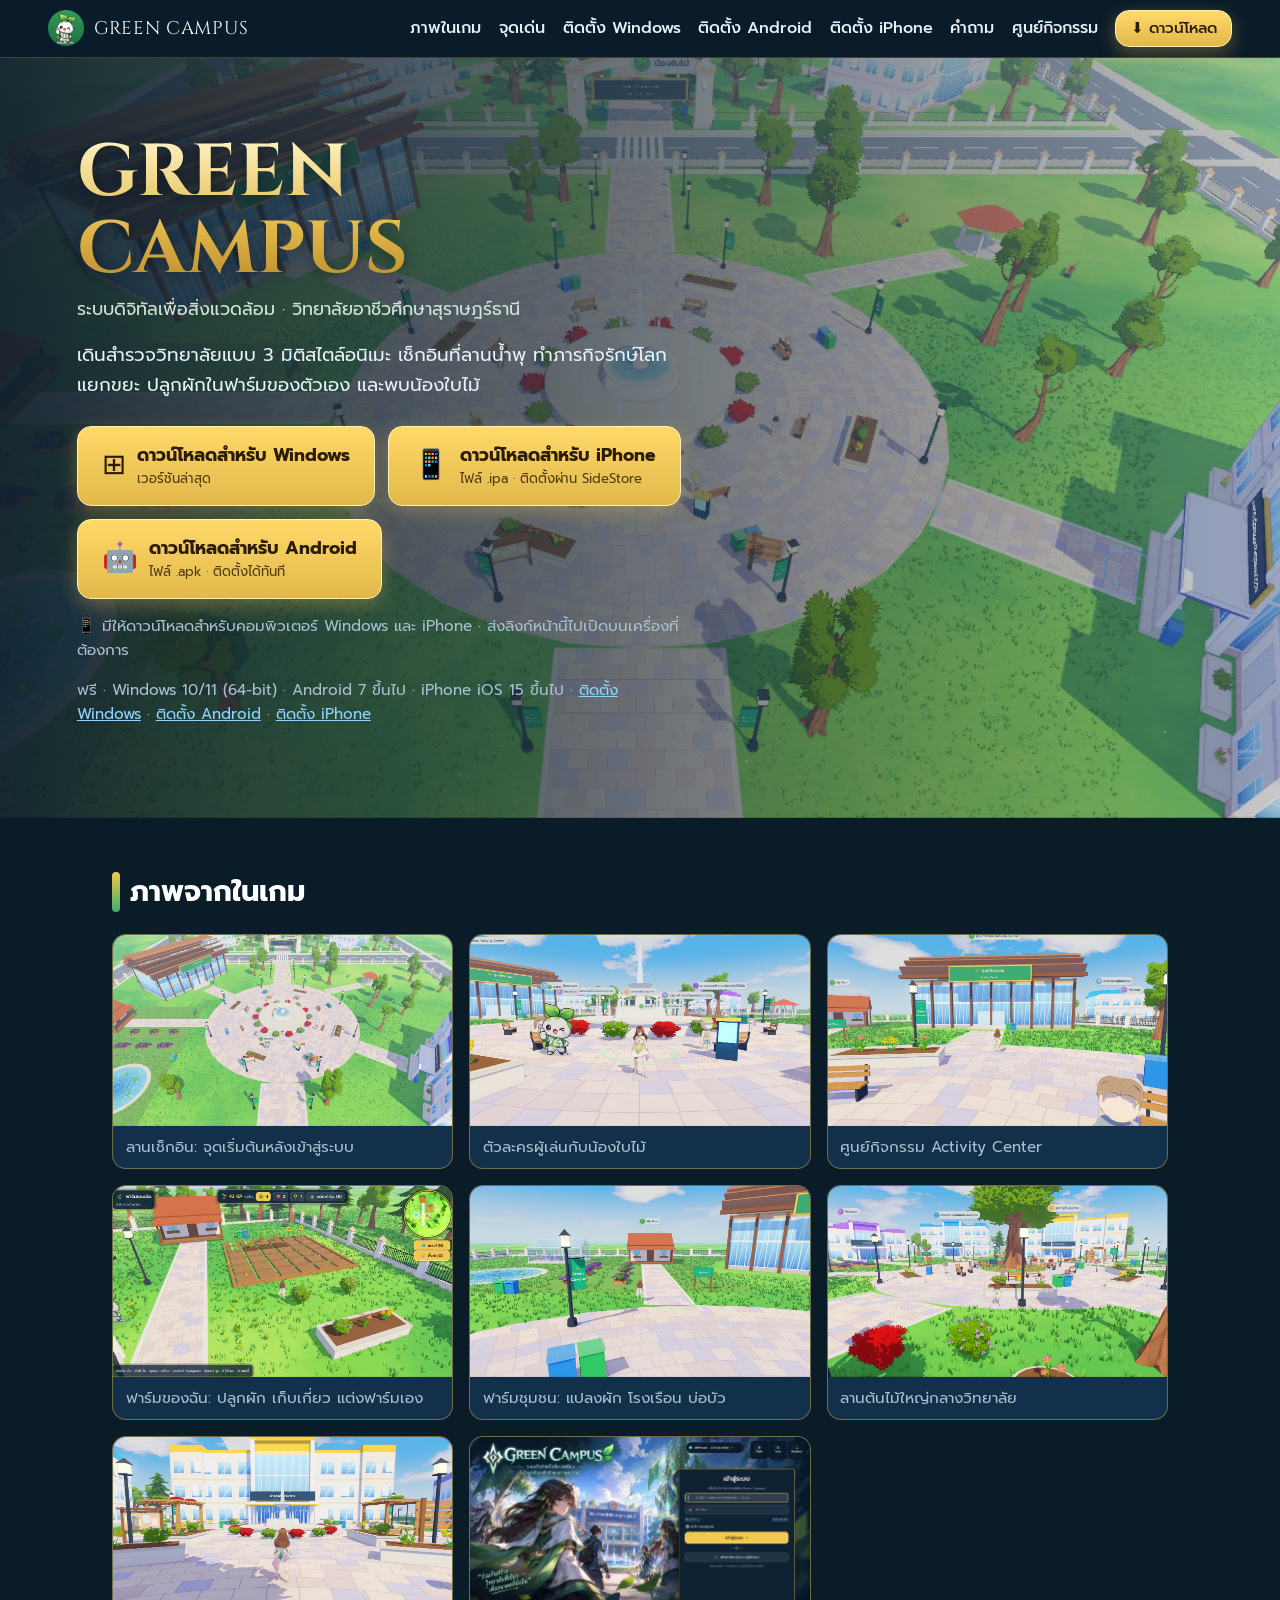
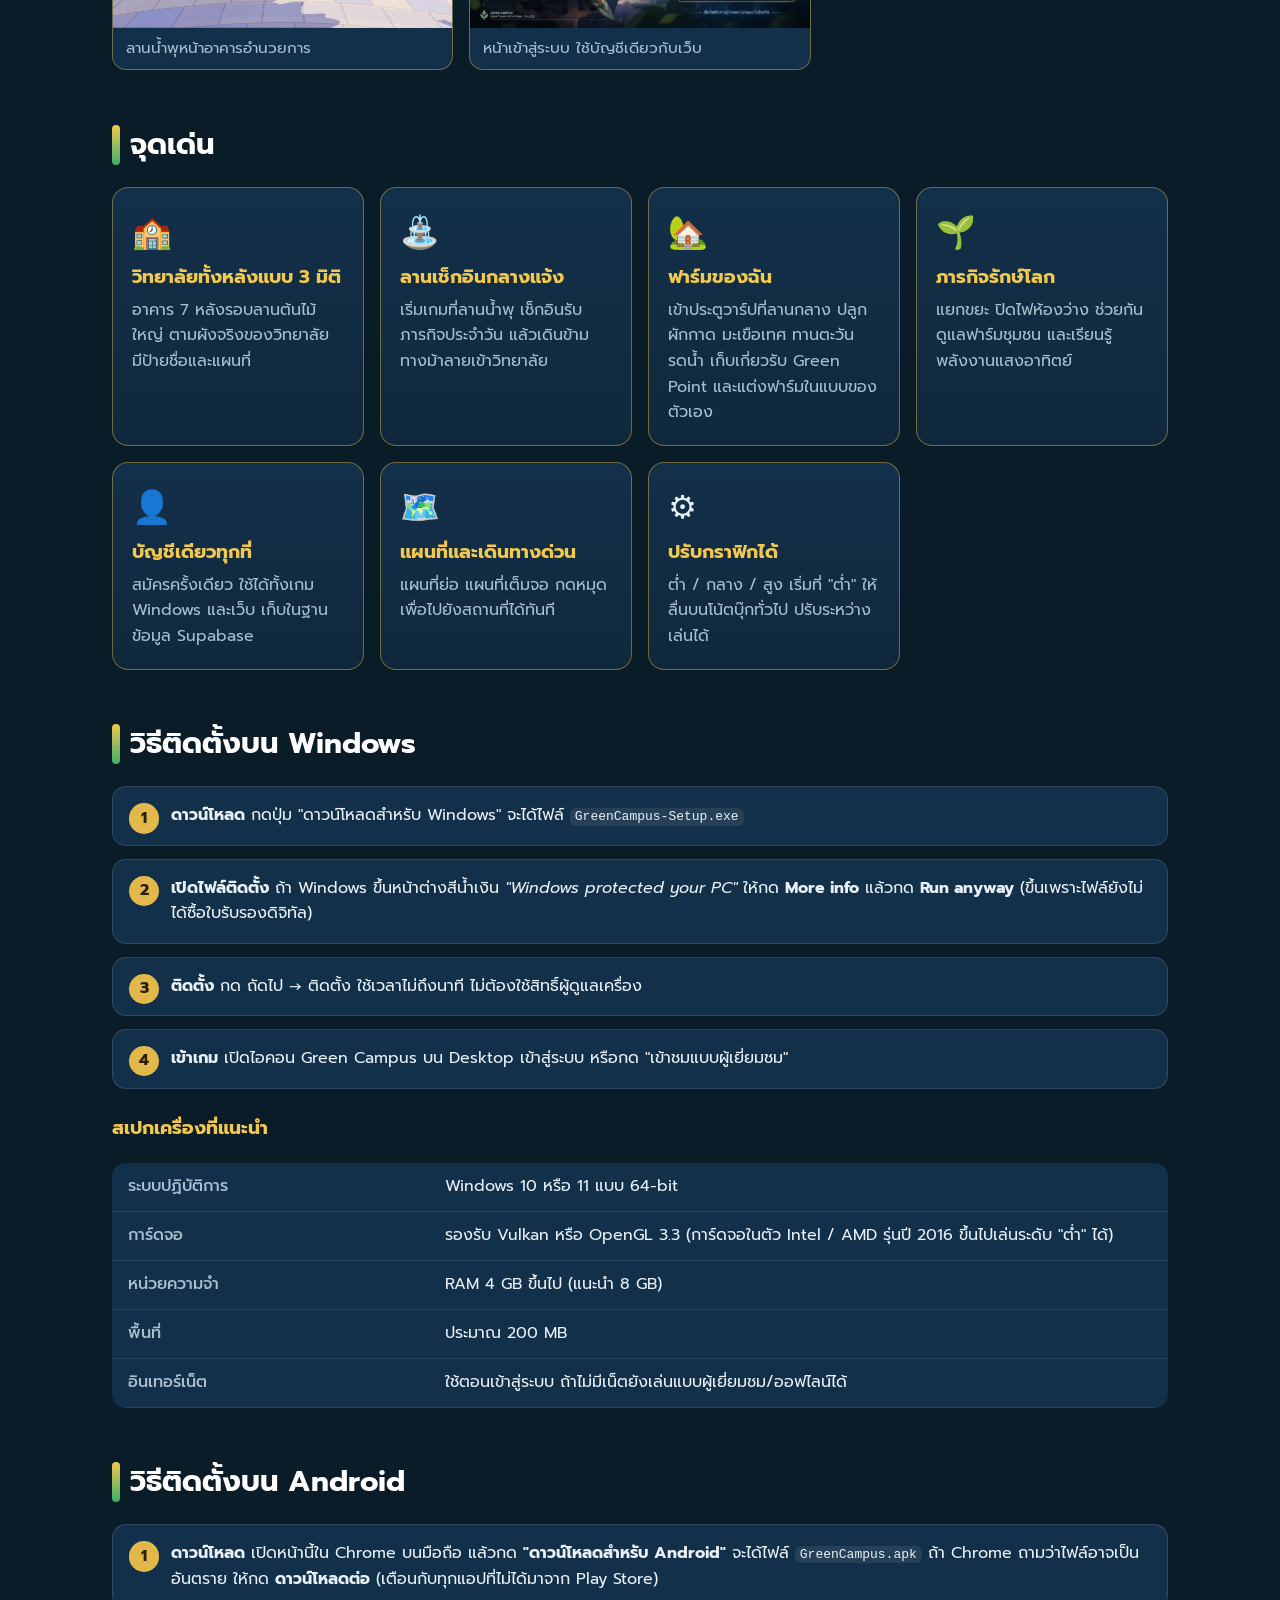
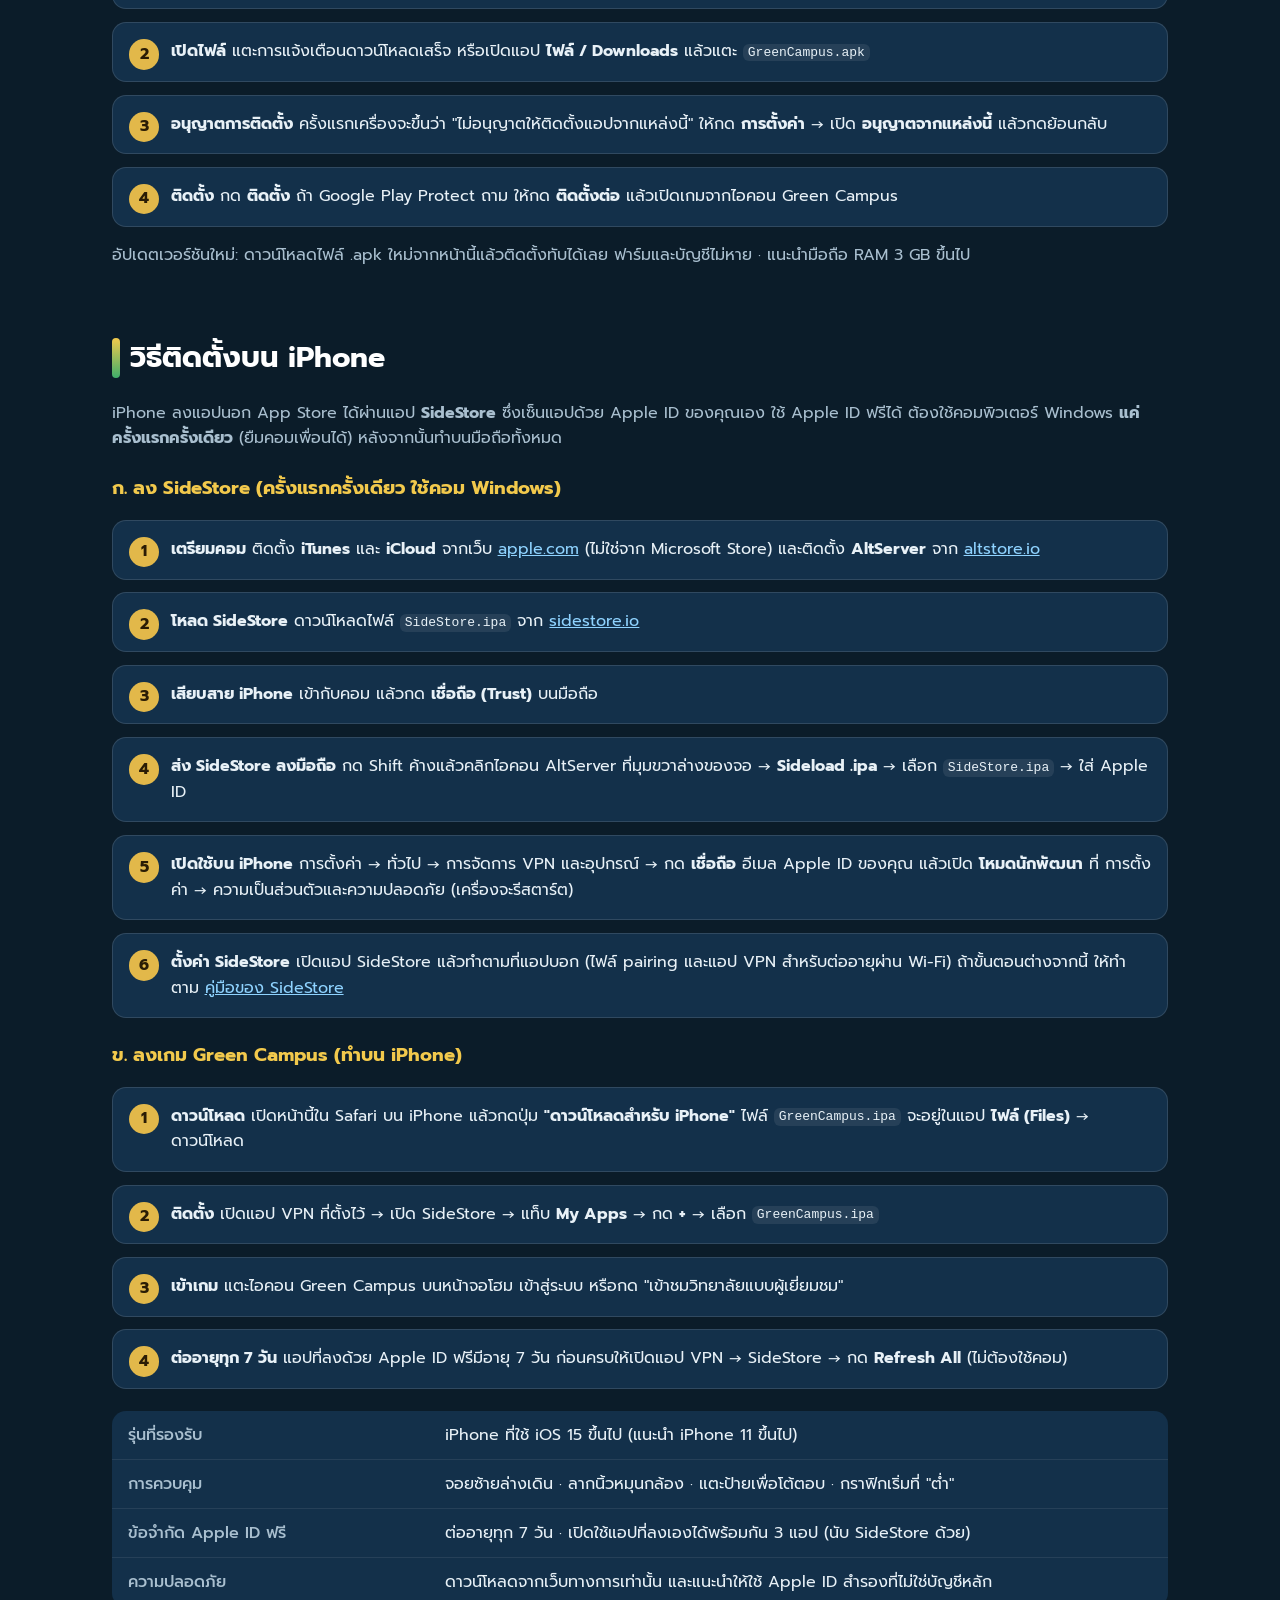
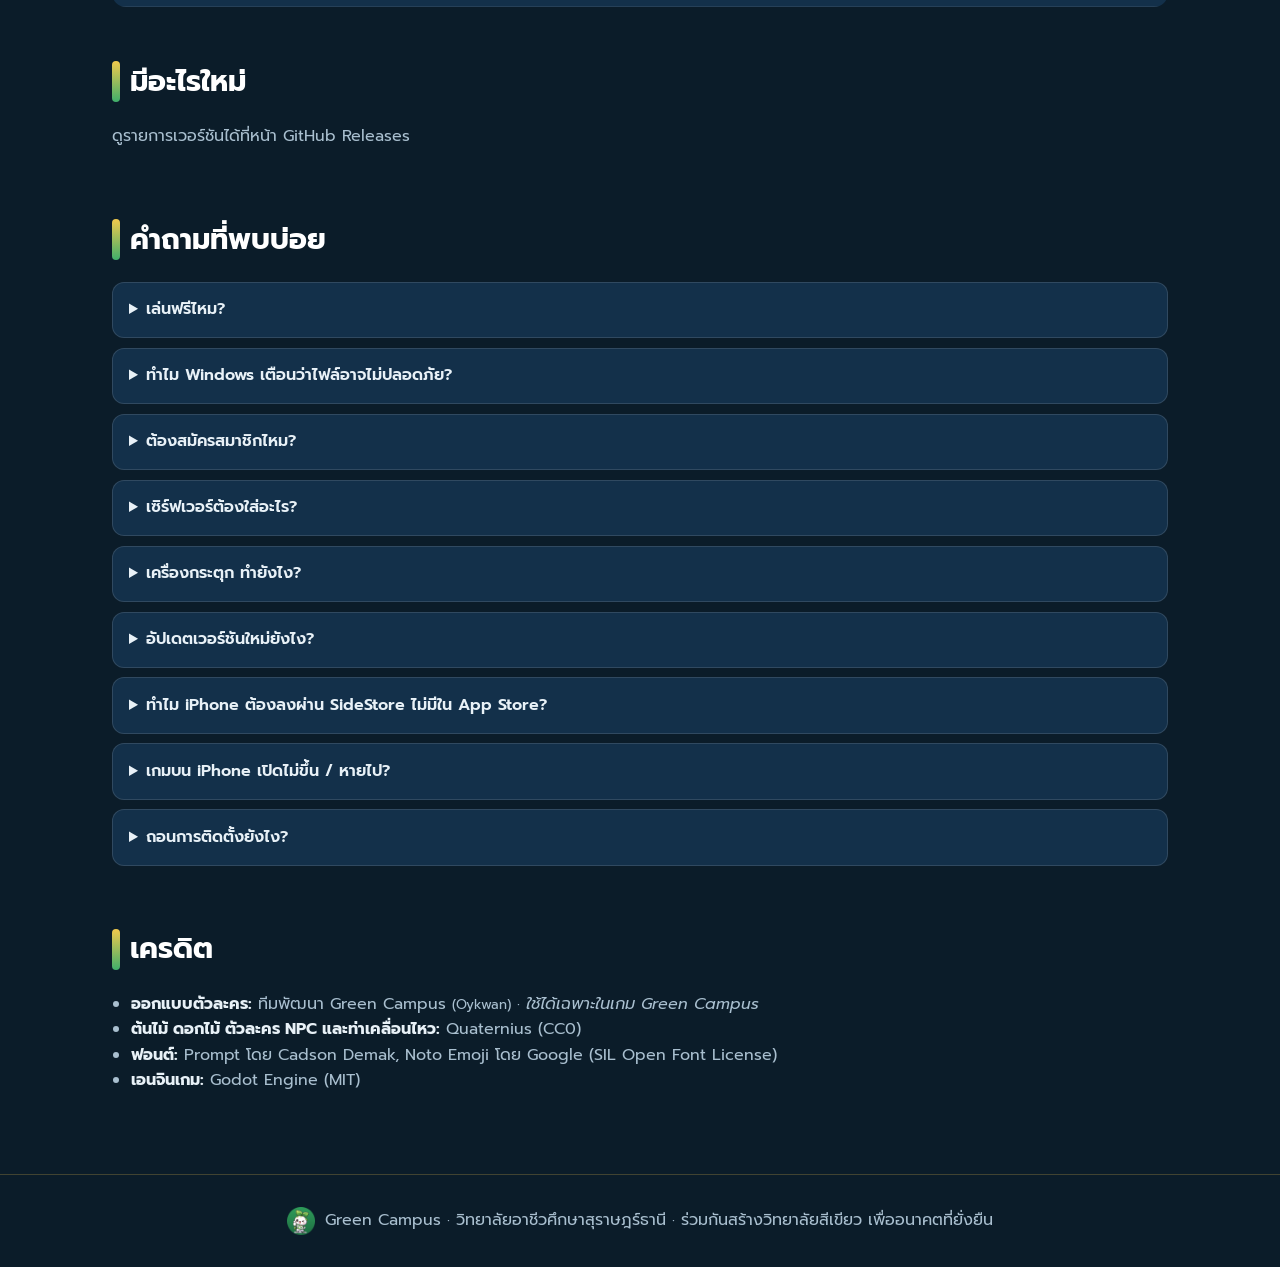
<file: index.html>
<!doctype html>
<html lang="th">
<head>
  <meta charset="utf-8">
  <meta name="viewport" content="width=device-width,initial-scale=1,viewport-fit=cover">
  <title>Green Campus · ดาวน์โหลดเกม</title>
  <meta name="description" content="Green Campus เกมสำรวจวิทยาลัยอาชีวศึกษาสุราษฎร์ธานีแบบ 3 มิติ สไตล์อนิเมะ ดาวน์โหลดฟรีสำหรับ Windows">
  <meta name="theme-color" content="#0b1c29">
  <link rel="canonical" href="https://greencampus-th.github.io/">
  <!-- link previews (LINE, Facebook, Discord, Messenger, X): absolute URLs only -->
  <meta property="og:type" content="website">
  <meta property="og:site_name" content="Green Campus">
  <meta property="og:locale" content="th_TH">
  <meta property="og:url" content="https://greencampus-th.github.io/">
  <meta property="og:title" content="Green Campus · เกมสำรวจวิทยาลัยแบบ 3 มิติ">
  <meta property="og:description" content="เดินสำรวจวิทยาลัยอาชีวศึกษาสุราษฎร์ธานีแบบ 3 มิติสไตล์อนิเมะ เช็กอิน ทำภารกิจรักษ์โลก ดูแล My Farm กับน้องใบไม้ ดาวน์โหลดฟรีสำหรับ Windows">
  <meta property="og:image" content="https://greencampus-th.github.io/assets/og-image.jpg">
  <meta property="og:image:secure_url" content="https://greencampus-th.github.io/assets/og-image.jpg">
  <meta property="og:image:type" content="image/jpeg">
  <meta property="og:image:width" content="1200">
  <meta property="og:image:height" content="630">
  <meta property="og:image:alt" content="Green Campus เกมสำรวจวิทยาลัยแบบ 3 มิติ ดาวน์โหลดฟรีสำหรับ Windows">
  <meta name="twitter:card" content="summary_large_image">
  <meta name="twitter:title" content="Green Campus · เกมสำรวจวิทยาลัยแบบ 3 มิติ">
  <meta name="twitter:description" content="เช็กอิน ทำภารกิจรักษ์โลก ดูแล My Farm กับน้องใบไม้ ดาวน์โหลดฟรีสำหรับ Windows">
  <meta name="twitter:image" content="https://greencampus-th.github.io/assets/og-image.jpg">
  <link rel="icon" href="favicon.ico">
  <link rel="preconnect" href="https://fonts.googleapis.com">
  <link href="https://fonts.googleapis.com/css2?family=Prompt:wght@400;500;600;700&family=Cinzel:wght@700&display=swap" rel="stylesheet">
  <link rel="stylesheet" href="style.css">
</head>
<body>
  <header class="top">
    <a class="brand" href="#"><img src="assets/icon.png" alt="" width="36" height="36"><span>GREEN CAMPUS</span></a>
    <nav aria-label="เมนู">
      <a href="#gallery">ภาพในเกม</a><a href="#features">จุดเด่น</a><a href="#install">ติดตั้ง Windows</a><a href="#android">ติดตั้ง Android</a><a href="#ios">ติดตั้ง iPhone</a><a href="#faq">คำถาม</a><a href="activity.html">ศูนย์กิจกรรม</a>
      <a class="btn gold small" href="#download">⬇ ดาวน์โหลด</a>
    </nav>
  </header>

  <section class="hero" id="download">
    <div class="hero-bg" aria-hidden="true"></div>
    <div class="hero-in">
      <h1 class="logo">GREEN CAMPUS</h1>
      <p class="tag">ระบบดิจิทัลเพื่อสิ่งแวดล้อม · วิทยาลัยอาชีวศึกษาสุราษฎร์ธานี</p>
      <p class="lead">เดินสำรวจวิทยาลัยแบบ 3 มิติสไตล์อนิเมะ เช็กอินที่ลานน้ำพุ ทำภารกิจรักษ์โลก แยกขยะ ปลูกผักในฟาร์มของตัวเอง และพบน้องใบไม้</p>
      <div class="cta">
        <a class="btn gold big" id="dl" href="#" rel="noopener">
          <span class="ico" aria-hidden="true">⊞</span>
          <span><b>ดาวน์โหลดสำหรับ Windows</b><small id="dlMeta">กำลังตรวจสอบเวอร์ชันล่าสุด…</small></span>
        </a>
        <a class="btn gold big" id="dlIos" href="#ios" rel="noopener">
          <span class="ico" aria-hidden="true">📱</span>
          <span><b>ดาวน์โหลดสำหรับ iPhone</b><small id="dlIosMeta">ไฟล์ .ipa · ติดตั้งผ่าน SideStore</small></span>
        </a>
        <a class="btn gold big" id="dlAndroid" href="#android" rel="noopener">
          <span class="ico" aria-hidden="true">🤖</span>
          <span><b>ดาวน์โหลดสำหรับ Android</b><small id="dlAndroidMeta">ไฟล์ .apk · ติดตั้งได้ทันที</small></span>
        </a>
        <a class="btn alt big" id="play" href="#" hidden>▶ เล่นบนเว็บ</a>
      </div>
      <p class="note">ฟรี · Windows 10/11 (64-bit) · Android 7 ขึ้นไป · iPhone iOS 15 ขึ้นไป · <a href="#install">ติดตั้ง Windows</a> · <a href="#android">ติดตั้ง Android</a> · <a href="#ios">ติดตั้ง iPhone</a></p>
    </div>
  </section>

  <main>
    <section id="gallery" class="wrap">
      <h2>ภาพจากในเกม</h2>
      <div class="gallery" id="gal">
        <figure><img src="assets/screens/hub-overview.jpg" alt="ลานเช็กอิน Green Campus มองจากมุมสูง" loading="lazy"><figcaption>ลานเช็กอิน: จุดเริ่มต้นหลังเข้าสู่ระบบ</figcaption></figure>
        <figure><img src="assets/screens/checkin.jpg" alt="ตัวละครผู้เล่นกับน้องใบไม้ที่ลานน้ำพุ" loading="lazy"><figcaption>ตัวละครผู้เล่นกับน้องใบไม้</figcaption></figure>
        <figure><img src="assets/screens/activity-center.jpg" alt="ศูนย์กิจกรรม Activity Center" loading="lazy"><figcaption>ศูนย์กิจกรรม Activity Center</figcaption></figure>
        <figure><img src="assets/screens/personal-farm.jpg" alt="ฟาร์มของฉัน แปลงผัก บ้าน และของตกแต่ง" loading="lazy"><figcaption>ฟาร์มของฉัน: ปลูกผัก เก็บเกี่ยว แต่งฟาร์มเอง</figcaption></figure>
        <figure><img src="assets/screens/my-farm.jpg" alt="ฟาร์มชุมชน บ้านไร่ โรงเรือน และบ่อบัว" loading="lazy"><figcaption>ฟาร์มชุมชน: แปลงผัก โรงเรือน บ่อบัว</figcaption></figure>
        <figure><img src="assets/screens/big-tree.jpg" alt="ลานต้นไม้ใหญ่กลางวิทยาลัย" loading="lazy"><figcaption>ลานต้นไม้ใหญ่กลางวิทยาลัย</figcaption></figure>
        <figure><img src="assets/screens/admin-fountain.jpg" alt="ลานน้ำพุหน้าอาคารอำนวยการ" loading="lazy"><figcaption>ลานน้ำพุหน้าอาคารอำนวยการ</figcaption></figure>
        <figure><img src="assets/screens/login.jpg" alt="หน้าเข้าสู่ระบบของเกม" loading="lazy"><figcaption>หน้าเข้าสู่ระบบ ใช้บัญชีเดียวกับเว็บ</figcaption></figure>
      </div>
    </section>

    <section id="features" class="wrap">
      <h2>จุดเด่น</h2>
      <div class="cards">
        <article><span>🏫</span><h3>วิทยาลัยทั้งหลังแบบ 3 มิติ</h3><p>อาคาร 7 หลังรอบลานต้นไม้ใหญ่ ตามผังจริงของวิทยาลัย มีป้ายชื่อและแผนที่</p></article>
        <article><span>⛲</span><h3>ลานเช็กอินกลางแจ้ง</h3><p>เริ่มเกมที่ลานน้ำพุ เช็กอินรับภารกิจประจำวัน แล้วเดินข้ามทางม้าลายเข้าวิทยาลัย</p></article>
        <article><span>🏡</span><h3>ฟาร์มของฉัน</h3><p>เข้าประตูวาร์ปที่ลานกลาง ปลูกผักกาด มะเขือเทศ ทานตะวัน รดน้ำ เก็บเกี่ยวรับ Green Point และแต่งฟาร์มในแบบของตัวเอง</p></article>
        <article><span>🌱</span><h3>ภารกิจรักษ์โลก</h3><p>แยกขยะ ปิดไฟห้องว่าง ช่วยกันดูแลฟาร์มชุมชน และเรียนรู้พลังงานแสงอาทิตย์</p></article>
        <article><span>👤</span><h3>บัญชีเดียวทุกที่</h3><p>สมัครครั้งเดียว ใช้ได้ทั้งเกม Windows และเว็บ เก็บในฐานข้อมูล Supabase</p></article>
        <article><span>🗺️</span><h3>แผนที่และเดินทางด่วน</h3><p>แผนที่ย่อ แผนที่เต็มจอ กดหมุดเพื่อไปยังสถานที่ได้ทันที</p></article>
        <article><span>⚙️</span><h3>ปรับกราฟิกได้</h3><p>ต่ำ / กลาง / สูง เริ่มที่ "ต่ำ" ให้ลื่นบนโน้ตบุ๊กทั่วไป ปรับระหว่างเล่นได้</p></article>
      </div>
    </section>

    <section id="install" class="wrap">
      <h2>วิธีติดตั้งบน Windows</h2>
      <ol class="steps">
        <li><b>ดาวน์โหลด</b> กดปุ่ม "ดาวน์โหลดสำหรับ Windows" จะได้ไฟล์ <code>GreenCampus-Setup.exe</code></li>
        <li><b>เปิดไฟล์ติดตั้ง</b> ถ้า Windows ขึ้นหน้าต่างสีน้ำเงิน <i>"Windows protected your PC"</i> ให้กด <b>More info</b> แล้วกด <b>Run anyway</b> (ขึ้นเพราะไฟล์ยังไม่ได้ซื้อใบรับรองดิจิทัล)</li>
        <li><b>ติดตั้ง</b> กด ถัดไป → ติดตั้ง ใช้เวลาไม่ถึงนาที ไม่ต้องใช้สิทธิ์ผู้ดูแลเครื่อง</li>
        <li><b>เข้าเกม</b> เปิดไอคอน Green Campus บน Desktop เข้าสู่ระบบ หรือกด "เข้าชมแบบผู้เยี่ยมชม"</li>
      </ol>
      <div class="req">
        <h3>สเปกเครื่องที่แนะนำ</h3>
        <table>
          <tr><th>ระบบปฏิบัติการ</th><td>Windows 10 หรือ 11 แบบ 64-bit</td></tr>
          <tr><th>การ์ดจอ</th><td>รองรับ Vulkan หรือ OpenGL 3.3 (การ์ดจอในตัว Intel / AMD รุ่นปี 2016 ขึ้นไปเล่นระดับ "ต่ำ" ได้)</td></tr>
          <tr><th>หน่วยความจำ</th><td>RAM 4 GB ขึ้นไป (แนะนำ 8 GB)</td></tr>
          <tr><th>พื้นที่</th><td>ประมาณ 200 MB</td></tr>
          <tr><th>อินเทอร์เน็ต</th><td>ใช้ตอนเข้าสู่ระบบ ถ้าไม่มีเน็ตยังเล่นแบบผู้เยี่ยมชม/ออฟไลน์ได้</td></tr>
        </table>
      </div>
    </section>

    <section id="android" class="wrap">
      <h2>วิธีติดตั้งบน Android</h2>
      <ol class="steps">
        <li><b>ดาวน์โหลด</b> เปิดหน้านี้ใน Chrome บนมือถือ แล้วกด <b>"ดาวน์โหลดสำหรับ Android"</b> จะได้ไฟล์ <code>GreenCampus.apk</code> ถ้า Chrome ถามว่าไฟล์อาจเป็นอันตราย ให้กด <b>ดาวน์โหลดต่อ</b> (เตือนกับทุกแอปที่ไม่ได้มาจาก Play Store)</li>
        <li><b>เปิดไฟล์</b> แตะการแจ้งเตือนดาวน์โหลดเสร็จ หรือเปิดแอป <b>ไฟล์ / Downloads</b> แล้วแตะ <code>GreenCampus.apk</code></li>
        <li><b>อนุญาตการติดตั้ง</b> ครั้งแรกเครื่องจะขึ้นว่า "ไม่อนุญาตให้ติดตั้งแอปจากแหล่งนี้" ให้กด <b>การตั้งค่า</b> → เปิด <b>อนุญาตจากแหล่งนี้</b> แล้วกดย้อนกลับ</li>
        <li><b>ติดตั้ง</b> กด <b>ติดตั้ง</b> ถ้า Google Play Protect ถาม ให้กด <b>ติดตั้งต่อ</b> แล้วเปิดเกมจากไอคอน Green Campus</li>
      </ol>
      <p class="muted">อัปเดตเวอร์ชันใหม่: ดาวน์โหลดไฟล์ .apk ใหม่จากหน้านี้แล้วติดตั้งทับได้เลย ฟาร์มและบัญชีไม่หาย · แนะนำมือถือ RAM 3 GB ขึ้นไป</p>
    </section>

    <section id="ios" class="wrap">
      <h2>วิธีติดตั้งบน iPhone</h2>
      <p class="muted">iPhone ลงแอปนอก App Store ได้ผ่านแอป <b>SideStore</b> ซึ่งเซ็นแอปด้วย Apple ID ของคุณเอง ใช้ Apple ID ฟรีได้ ต้องใช้คอมพิวเตอร์ Windows <b>แค่ครั้งแรกครั้งเดียว</b> (ยืมคอมเพื่อนได้) หลังจากนั้นทำบนมือถือทั้งหมด</p>
      <div class="ios-box">
        <h3>ก. ลง SideStore (ครั้งแรกครั้งเดียว ใช้คอม Windows)</h3>
        <ol class="steps">
          <li><b>เตรียมคอม</b> ติดตั้ง <b>iTunes</b> และ <b>iCloud</b> จากเว็บ <a href="https://www.apple.com/itunes/" rel="noopener">apple.com</a> (ไม่ใช่จาก Microsoft Store) และติดตั้ง <b>AltServer</b> จาก <a href="https://altstore.io" rel="noopener">altstore.io</a></li>
          <li><b>โหลด SideStore</b> ดาวน์โหลดไฟล์ <code>SideStore.ipa</code> จาก <a href="https://sidestore.io" rel="noopener">sidestore.io</a></li>
          <li><b>เสียบสาย iPhone</b> เข้ากับคอม แล้วกด <b>เชื่อถือ (Trust)</b> บนมือถือ</li>
          <li><b>ส่ง SideStore ลงมือถือ</b> กด Shift ค้างแล้วคลิกไอคอน AltServer ที่มุมขวาล่างของจอ → <b>Sideload .ipa</b> → เลือก <code>SideStore.ipa</code> → ใส่ Apple ID</li>
          <li><b>เปิดใช้บน iPhone</b> การตั้งค่า → ทั่วไป → การจัดการ VPN และอุปกรณ์ → กด <b>เชื่อถือ</b> อีเมล Apple ID ของคุณ แล้วเปิด <b>โหมดนักพัฒนา</b> ที่ การตั้งค่า → ความเป็นส่วนตัวและความปลอดภัย (เครื่องจะรีสตาร์ต)</li>
          <li><b>ตั้งค่า SideStore</b> เปิดแอป SideStore แล้วทำตามที่แอปบอก (ไฟล์ pairing และแอป VPN สำหรับต่ออายุผ่าน Wi-Fi) ถ้าขั้นตอนต่างจากนี้ ให้ทำตาม <a href="https://docs.sidestore.io" rel="noopener">คู่มือของ SideStore</a></li>
        </ol>
        <h3>ข. ลงเกม Green Campus (ทำบน iPhone)</h3>
        <ol class="steps">
          <li><b>ดาวน์โหลด</b> เปิดหน้านี้ใน Safari บน iPhone แล้วกดปุ่ม <b>"ดาวน์โหลดสำหรับ iPhone"</b> ไฟล์ <code>GreenCampus.ipa</code> จะอยู่ในแอป <b>ไฟล์ (Files)</b> → ดาวน์โหลด</li>
          <li><b>ติดตั้ง</b> เปิดแอป VPN ที่ตั้งไว้ → เปิด SideStore → แท็บ <b>My Apps</b> → กด <b>+</b> → เลือก <code>GreenCampus.ipa</code></li>
          <li><b>เข้าเกม</b> แตะไอคอน Green Campus บนหน้าจอโฮม เข้าสู่ระบบ หรือกด "เข้าชมวิทยาลัยแบบผู้เยี่ยมชม"</li>
          <li><b>ต่ออายุทุก 7 วัน</b> แอปที่ลงด้วย Apple ID ฟรีมีอายุ 7 วัน ก่อนครบให้เปิดแอป VPN → SideStore → กด <b>Refresh All</b> (ไม่ต้องใช้คอม)</li>
        </ol>
        <table>
          <tr><th>รุ่นที่รองรับ</th><td>iPhone ที่ใช้ iOS 15 ขึ้นไป (แนะนำ iPhone 11 ขึ้นไป)</td></tr>
          <tr><th>การควบคุม</th><td>จอยซ้ายล่างเดิน · ลากนิ้วหมุนกล้อง · แตะป้ายเพื่อโต้ตอบ · กราฟิกเริ่มที่ "ต่ำ"</td></tr>
          <tr><th>ข้อจำกัด Apple ID ฟรี</th><td>ต่ออายุทุก 7 วัน · เปิดใช้แอปที่ลงเองได้พร้อมกัน 3 แอป (นับ SideStore ด้วย)</td></tr>
          <tr><th>ความปลอดภัย</th><td>ดาวน์โหลดจากเว็บทางการเท่านั้น และแนะนำให้ใช้ Apple ID สำรองที่ไม่ใช่บัญชีหลัก</td></tr>
        </table>
      </div>
    </section>

    <section id="changes" class="wrap">
      <h2>มีอะไรใหม่</h2>
      <div id="releases" class="releases"><p class="muted">กำลังโหลดรายการเวอร์ชัน…</p></div>
    </section>

    <section id="faq" class="wrap">
      <h2>คำถามที่พบบ่อย</h2>
      <details><summary>เล่นฟรีไหม?</summary><p>ฟรีทั้งหมด เป็นโครงงานของนักเรียนวิทยาลัยอาชีวศึกษาสุราษฎร์ธานี</p></details>
      <details><summary>ทำไม Windows เตือนว่าไฟล์อาจไม่ปลอดภัย?</summary><p>Windows เตือนทุกโปรแกรมที่ไม่ได้ซื้อใบรับรองการเซ็นชื่อดิจิทัล (มีค่าใช้จ่ายรายปี) ให้ดาวน์โหลดจากหน้านี้เท่านั้น แล้วกด More info → Run anyway</p></details>
      <details><summary>ต้องสมัครสมาชิกไหม?</summary><p>ไม่บังคับ กด "เข้าชมวิทยาลัยแบบผู้เยี่ยมชม" ได้เลย แต่ถ้าสมัคร จะได้ชื่อในเกมและสถานที่เฉพาะนักเรียน</p></details>
      <details><summary>เซิร์ฟเวอร์ต้องใส่อะไร?</summary><p>กดปุ่ม "เซิร์ฟเวอร์" มุมขวาบนของหน้าเข้าสู่ระบบในเกม แล้วใส่ที่อยู่ที่ครูหรือผู้ดูแลแจ้ง ถ้าต่อไม่ได้ ยังเล่นแบบออฟไลน์ได้</p></details>
      <details><summary>เครื่องกระตุก ทำยังไง?</summary><p>กด <b>O</b> ในเกมเพื่อเปิดตั้งค่ากราฟิก แล้วเลือก "ต่ำ" (เป็นค่าเริ่มต้นอยู่แล้ว) ปิดโปรแกรมอื่นที่ไม่ใช้ และเสียบสายชาร์จโน้ตบุ๊ก</p></details>
      <details><summary>อัปเดตเวอร์ชันใหม่ยังไง?</summary><p>ดาวน์โหลดไฟล์ติดตั้งจากหน้านี้อีกครั้งแล้วติดตั้งทับได้เลย การตั้งค่าและบัญชีที่จำไว้ยังอยู่</p></details>
      <details><summary>ทำไม iPhone ต้องลงผ่าน SideStore ไม่มีใน App Store?</summary><p>การขึ้น App Store หรือ TestFlight ต้องสมัคร Apple Developer (ปีละ 99 USD) โครงงานนี้จึงแจกเป็นไฟล์ .ipa ให้ลงด้วย Apple ID ของผู้เล่นเองผ่าน SideStore ซึ่งฟรี</p></details>
      <details><summary>เกมบน iPhone เปิดไม่ขึ้น / หายไป?</summary><p>แอปหมดอายุครบ 7 วัน ให้เปิดแอป VPN แล้วกด Refresh All ใน SideStore ถ้ายังไม่ได้ ลบเกมแล้วลงไฟล์ .ipa ใหม่</p></details>
      <details><summary>ถอนการติดตั้งยังไง?</summary><p>Settings → Apps → Installed apps → Green Campus → Uninstall</p></details>
    </section>

    <section id="credits" class="wrap credits">
      <h2>เครดิต</h2>
      <ul>
        <li><b>ออกแบบตัวละคร:</b> ทีมพัฒนา Green Campus <small>(Oykwan)</small> · <i>ใช้ได้เฉพาะในเกม Green Campus</i></li>
        <li><b>ต้นไม้ ดอกไม้ ตัวละคร NPC และท่าเคลื่อนไหว:</b> Quaternius (CC0)</li>
        <li><b>ฟอนต์:</b> Prompt โดย Cadson Demak, Noto Emoji โดย Google (SIL Open Font License)</li>
        <li><b>เอนจินเกม:</b> Godot Engine (MIT)</li>
      </ul>
    </section>
  </main>

  <footer><img src="assets/icon.png" alt="" width="28" height="28"> Green Campus · วิทยาลัยอาชีวศึกษาสุราษฎร์ธานี · ร่วมกันสร้างวิทยาลัยสีเขียว เพื่ออนาคตที่ยั่งยืน</footer>

  <div class="lightbox" id="lb" hidden role="dialog" aria-modal="true" aria-label="ภาพขยาย"><button aria-label="ปิด">✕</button><img alt=""><p></p></div>

  <script src="config.js"></script>
  <script src="app.js"></script>
</body>
</html>
</file>
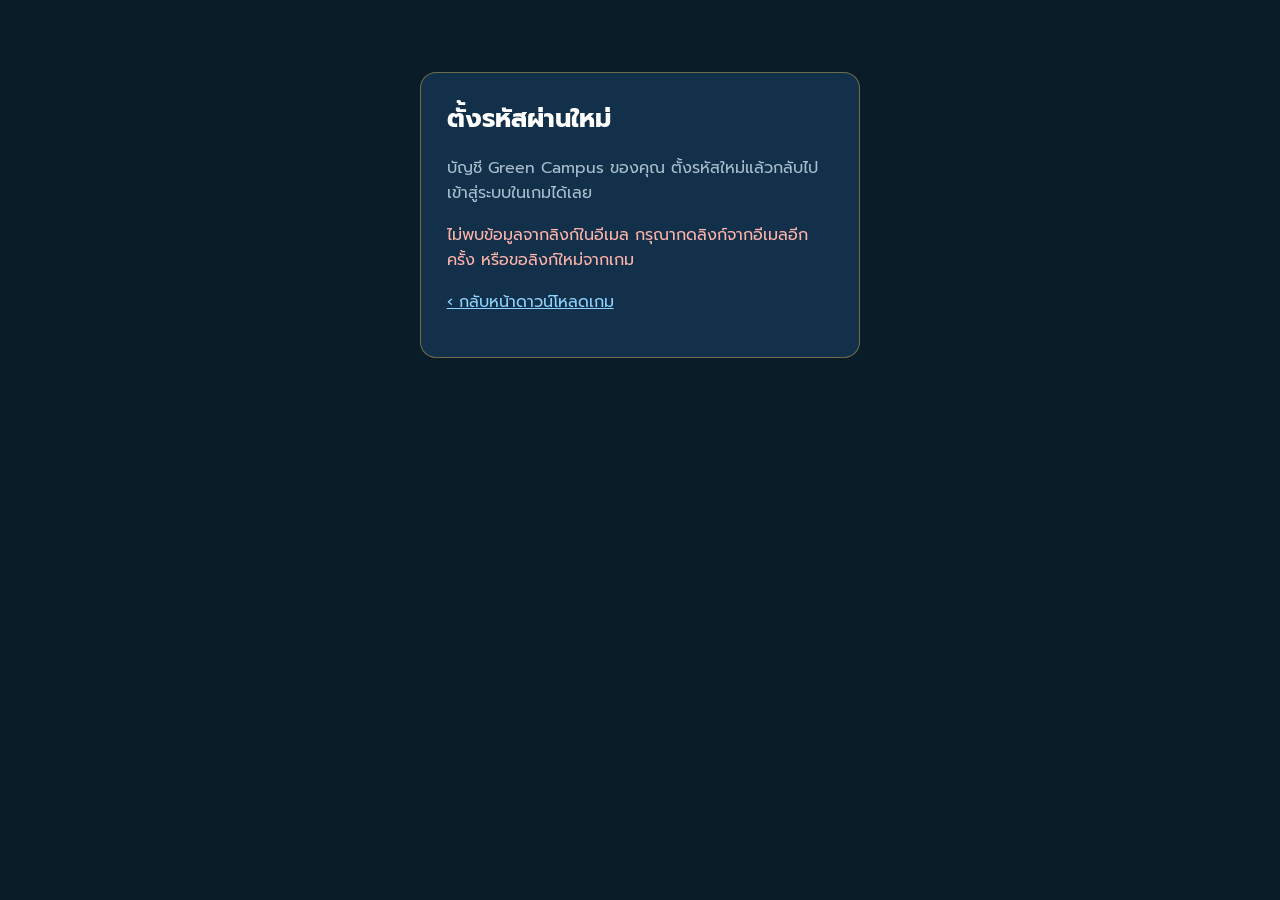
<file: reset.html>
<!doctype html>
<html lang="th">
<head>
  <meta charset="utf-8">
  <meta name="viewport" content="width=device-width, initial-scale=1">
  <meta name="robots" content="noindex">
  <title>ตั้งรหัสผ่านใหม่ · Green Campus</title>
  <link rel="icon" href="favicon.ico">
  <link href="https://fonts.googleapis.com/css2?family=Prompt:wght@400;500;600&display=swap" rel="stylesheet">
  <link rel="stylesheet" href="style.css">
  <style>
    .card { max-width: 440px; margin: 8vh auto; padding: 1.6rem; border-radius: 16px; background: var(--card); border: 1px solid var(--line); }
    .card h1 { margin: 0 0 .4rem; font-size: 1.6rem; color: #fff; }
    .card label { display: block; margin: 1rem 0 .3rem; color: var(--muted); }
    .card input { width: 100%; padding: .75rem .9rem; border-radius: 10px; border: 1px solid rgba(255,255,255,.25); background: rgba(255,255,255,.07); color: #fff; font: inherit; }
    .card .btn { margin-top: 1.2rem; width: 100%; justify-content: center; padding: .8rem; }
    .msg { margin-top: 1rem; min-height: 1.4em; }
    .msg.err { color: #ffb4ab; } .msg.ok { color: #c9f2d8; }
  </style>
</head>
<body>
  <main class="card">
    <h1>ตั้งรหัสผ่านใหม่</h1>
    <p class="muted">บัญชี Green Campus ของคุณ ตั้งรหัสใหม่แล้วกลับไปเข้าสู่ระบบในเกมได้เลย</p>
    <form id="f" hidden>
      <label for="p1">รหัสผ่านใหม่ (อย่างน้อย 8 ตัวอักษร)</label>
      <input id="p1" type="password" autocomplete="new-password" minlength="8" required>
      <label for="p2">ยืนยันรหัสผ่านใหม่</label>
      <input id="p2" type="password" autocomplete="new-password" minlength="8" required>
      <button class="btn gold" type="submit">บันทึกรหัสผ่านใหม่</button>
    </form>
    <p class="msg" id="msg" role="status"></p>
    <p><a href="./">‹ กลับหน้าดาวน์โหลดเกม</a></p>
  </main>
  <script src="supabase-config.js"></script>
  <script>
    (function () {
      const cfg = window.GC_SUPABASE || {};
      const msg = document.getElementById('msg');
      const form = document.getElementById('f');
      const say = (t, ok) => { msg.textContent = t; msg.className = 'msg ' + (ok ? 'ok' : 'err'); };
      const hash = new URLSearchParams(location.hash.slice(1));
      const token = hash.get('access_token');
      // drop the token from the address bar so it isn't kept in history or shared by accident
      if (location.hash) history.replaceState(null, '', location.pathname);
      if (hash.get('error_description')) return say('ลิงก์ใช้ไม่ได้: ' + hash.get('error_description').replace(/\+/g, ' ') + ' · ขอลิงก์ใหม่จากหน้าเข้าสู่ระบบในเกม');
      if (!token) return say('ไม่พบข้อมูลจากลิงก์ในอีเมล กรุณากดลิงก์จากอีเมลอีกครั้ง หรือขอลิงก์ใหม่จากเกม');
      form.hidden = false;
      form.addEventListener('submit', async (e) => {
        e.preventDefault();
        const p1 = document.getElementById('p1').value, p2 = document.getElementById('p2').value;
        if (p1.length < 8) return say('รหัสผ่านอย่างน้อย 8 ตัวอักษร');
        if (p1 !== p2) return say('รหัสผ่านทั้งสองช่องไม่ตรงกัน');
        say('กำลังบันทึก…', true);
        try {
          const r = await fetch(cfg.url + '/auth/v1/user', {
            method: 'PUT',
            headers: { apikey: cfg.key, Authorization: 'Bearer ' + token, 'Content-Type': 'application/json' },
            body: JSON.stringify({ password: p1 }),
          });
          if (r.ok) { form.hidden = true; say('ตั้งรหัสผ่านใหม่เรียบร้อย กลับไปเข้าสู่ระบบในเกมด้วยรหัสใหม่ได้เลย', true); }
          else if (r.status === 401 || r.status === 403) say('ลิงก์หมดอายุแล้ว กรุณาขอลิงก์ใหม่จากหน้าเข้าสู่ระบบในเกม');
          else { const j = await r.json().catch(() => ({})); say(/weak|should/i.test(j.msg || '') ? 'รหัสผ่านง่ายเกินไป ลองใช้ตัวอักษรผสมตัวเลข' : 'บันทึกไม่สำเร็จ ลองใหม่อีกครั้ง'); }
        } catch { say('เชื่อมต่ออินเทอร์เน็ตไม่ได้ ลองใหม่อีกครั้ง'); }
      });
    })();
  </script>
</body>
</html>
</file>
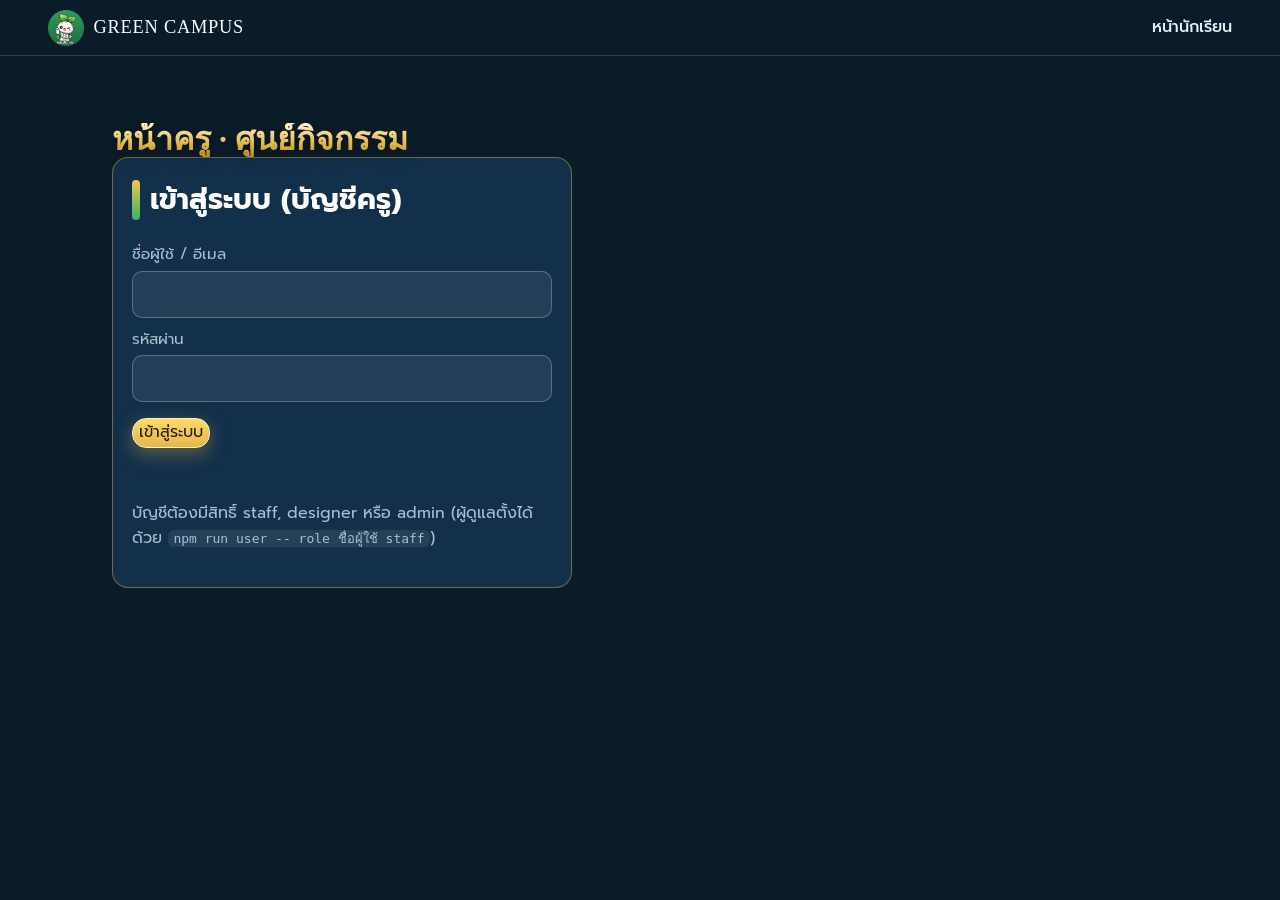
<file: teacher.html>
<!doctype html>
<html lang="th">
<head>
  <meta charset="utf-8">
  <meta name="viewport" content="width=device-width, initial-scale=1">
  <meta name="robots" content="noindex">
  <title>หน้าครู · ศูนย์กิจกรรม Green Campus</title>
  <link rel="icon" href="favicon.ico">
  <link href="https://fonts.googleapis.com/css2?family=Prompt:wght@400;500;600;700&display=swap" rel="stylesheet">
  <link rel="stylesheet" href="style.css">
  <style>
    .panel { padding: 1.2rem; border-radius: 16px; background: var(--card); border: 1px solid var(--line); margin-bottom: 1rem; }
    label { display: block; margin: .6rem 0 .25rem; color: var(--muted); font-size: .95rem; }
    input, select, textarea { width: 100%; padding: .6rem .8rem; border-radius: 10px; border: 1px solid rgba(255,255,255,.25); background: rgba(255,255,255,.07); color: #fff; font: inherit; }
    select option { color: #000; }
    .tabs { display: flex; gap: .5rem; flex-wrap: wrap; margin-bottom: 1rem; }
    .tabs button[aria-pressed="true"] { outline: 2px solid var(--gold); }
    .cards2 { display: grid; grid-template-columns: repeat(auto-fill, minmax(300px, 1fr)); gap: 1rem; }
    .sub { padding: .9rem; border-radius: 14px; background: var(--navy-2); border: 1px solid rgba(255,255,255,.15); }
    .sub img { width: 100%; aspect-ratio: 4 / 3; object-fit: cover; border-radius: 10px; background: #000; cursor: zoom-in; }
    .sub .row { display: flex; gap: .5rem; margin-top: .6rem; }
    .sub .row .btn { flex: 1; justify-content: center; padding: .5rem; }
    .ai { font-size: .9rem; color: var(--muted); margin: .4rem 0; }
    .tag { font-size: .8rem; padding: .1rem .5rem; border-radius: 99px; }
    .tag.approved { background: #3fae6b; color: #06210f; } .tag.review, .tag.checking { background: var(--gold); color: #2a1c05; } .tag.rejected { background: #ff8a70; color: #2b0a04; }
    table td, table th { font-size: .95rem; }
    .grid2 { display: grid; grid-template-columns: 1fr 1fr; gap: 0 1rem; }
    @media (max-width: 640px) { .grid2 { grid-template-columns: 1fr; } }
    .msg { color: #ffb4ab; min-height: 1.3em; }
    .msg.ok { color: #c9f2d8; }
  </style>
</head>
<body>
  <header class="top">
    <a class="brand" href="./"><img src="assets/icon.png" alt="" width="36" height="36"><span>GREEN CAMPUS</span></a>
    <nav aria-label="เมนู"><a href="activity.html">หน้านักเรียน</a><button class="btn alt small" id="logout" type="button" hidden>ออกจากระบบ</button></nav>
  </header>
  <main class="wrap">
    <h1 class="logo" style="font-size:2rem;margin-top:1rem">หน้าครู · ศูนย์กิจกรรม</h1>

    <section class="panel" id="login" hidden style="max-width:460px">
      <h2>เข้าสู่ระบบ (บัญชีครู)</h2>
      <form id="loginForm">
        <label for="lid">ชื่อผู้ใช้ / อีเมล</label><input id="lid" autocomplete="username" required>
        <label for="lpw">รหัสผ่าน</label><input id="lpw" type="password" autocomplete="current-password" required>
        <button class="btn gold" style="margin-top:1rem" type="submit">เข้าสู่ระบบ</button>
        <p class="msg" id="loginMsg" role="status"></p>
      </form>
      <p class="muted">บัญชีต้องมีสิทธิ์ staff, designer หรือ admin (ผู้ดูแลตั้งได้ด้วย <code>npm run user -- role ชื่อผู้ใช้ staff</code>)</p>
    </section>

    <div id="app" hidden>
      <div class="tabs">
        <button class="btn alt small" data-tab="review" type="button">🕒 รอตรวจ</button>
        <button class="btn alt small" data-tab="approved" type="button">✅ ผ่าน</button>
        <button class="btn alt small" data-tab="rejected" type="button">❌ ไม่ผ่าน</button>
        <button class="btn alt small" data-tab="acts" type="button">🗂️ จัดการกิจกรรม</button>
        <button class="btn alt small" data-tab="claim" type="button">🎁 มอบของรางวัล</button>
        <button class="btn alt small" data-tab="rewards" type="button">🛍️ ของรางวัล (แอดมิน)</button>
      </div>
      <section id="queue">
        <p class="muted" id="qinfo"></p>
        <div class="cards2" id="subs"></div>
      </section>
      <section id="claimView" hidden>
        <div class="panel" style="max-width:560px">
          <h2>มอบของรางวัล</h2>
          <p class="muted">ให้นักเรียนเปิดรหัสของรางวัล (ในเกมหรือหน้านักเรียน) แล้วพิมพ์รหัสหรือสแกน QR</p>
          <div style="display:flex;gap:.5rem"><input id="code" placeholder="GC-XXXX-XXXX" autocomplete="off" style="text-transform:uppercase"><button class="btn gold" id="lookup" type="button">ตรวจรหัส</button></div>
          <button class="btn alt small" id="scan" type="button" hidden style="margin-top:.6rem">📷 สแกน QR</button>
          <video id="cam" playsinline muted hidden style="width:100%;margin-top:.6rem;border-radius:12px"></video>
          <div id="claimInfo" style="margin-top:1rem"></div>
        </div>
      </section>
      <section id="rewardsView" hidden>
        <div class="panel">
          <h2 id="rFormTitle">เพิ่มของรางวัล</h2>
          <form id="rForm">
            <div class="grid2">
              <div><label for="r_id">รหัส (a-z 0-9 -)</label><input id="r_id" pattern="[a-z0-9-]{3,40}" required></div>
              <div><label for="r_title">ชื่อของรางวัล</label><input id="r_title" maxlength="80" required></div>
              <div><label for="r_icon">ไอคอน (อีโมจิ)</label><input id="r_icon" maxlength="8" value="🎁"></div>
              <div><label for="r_cost">ใช้ Green Point</label><input id="r_cost" type="number" min="1" value="100" required></div>
              <div><label for="r_stock">จำนวนในคลัง (เว้นว่าง = ไม่จำกัด)</label><input id="r_stock" type="number" min="0"></div>
              <div><label for="r_limit">แลกได้กี่ชิ้นต่อคน</label><input id="r_limit" type="number" min="1" max="100" value="1" required></div>
            </div>
            <label for="r_desc">รายละเอียด</label><input id="r_desc" maxlength="300">
            <label for="r_pickup">จุดรับของ</label><input id="r_pickup" maxlength="120" value="ห้องกิจกรรมนักเรียน">
            <label><input id="r_active" type="checkbox" checked style="width:auto"> เปิดให้แลก</label>
            <div style="display:flex;gap:.6rem;margin-top:.8rem"><button class="btn gold" type="submit">บันทึก</button><button class="btn alt" type="button" id="rNew">ล้างฟอร์ม</button></div>
            <p class="msg" id="rMsg" role="status"></p>
          </form>
        </div>
        <div class="panel"><table><thead><tr><th>ของรางวัล</th><th>แต้ม</th><th>คงเหลือ</th><th>สถานะ</th></tr></thead><tbody id="rRows"></tbody></table></div>
      </section>
      <section id="actsView" hidden>
        <div class="panel">
          <h2 id="formTitle">เพิ่มกิจกรรม</h2>
          <form id="actForm">
            <div class="grid2">
              <div><label for="f_id">รหัสกิจกรรม (a-z 0-9 -)</label><input id="f_id" pattern="[a-z0-9-]{3,40}" required></div>
              <div><label for="f_kind">ประเภท</label><select id="f_kind"><option value="real">ในชีวิตจริง (ส่งรูป ให้ AI ตรวจ)</option><option value="game">ในเกม (ไม่ต้องส่งรูป)</option></select></div>
              <div><label for="f_title">ชื่อกิจกรรม</label><input id="f_title" maxlength="80" required></div>
              <div><label for="f_icon">ไอคอน (อีโมจิ)</label><input id="f_icon" maxlength="8" value="🌱"></div>
              <div><label for="f_points">Green Point</label><input id="f_points" type="number" min="1" max="500" value="10" required></div>
              <div><label for="f_per_day">ทำได้กี่ครั้งต่อวัน</label><input id="f_per_day" type="number" min="1" max="10" value="1" required></div>
            </div>
            <label for="f_desc">คำอธิบายสำหรับนักเรียน</label><input id="f_desc" maxlength="500">
            <label for="f_ai">AI ต้องเห็นอะไรในรูป (เขียนภาษาอังกฤษหรือไทยก็ได้ ยิ่งชัดยิ่งตรวจแม่น)</label><textarea id="f_ai" rows="3" maxlength="800"></textarea>
            <label><input id="f_active" type="checkbox" checked style="width:auto"> เปิดใช้งาน</label>
            <div style="display:flex;gap:.6rem;margin-top:.8rem"><button class="btn gold" type="submit">บันทึก</button><button class="btn alt" type="button" id="newAct">ล้างฟอร์ม</button></div>
            <p class="msg" id="actMsg" role="status"></p>
          </form>
        </div>
        <div class="panel"><table><thead><tr><th>กิจกรรม</th><th>ประเภท</th><th>แต้ม</th><th>สถานะ</th></tr></thead><tbody id="actRows"></tbody></table></div>
      </section>
    </div>
  </main>
  <div class="lightbox" id="lb" hidden role="dialog" aria-modal="true" aria-label="รูปขยาย"><button aria-label="ปิด">✕</button><img alt=""><p></p></div>
  <script src="supabase-config.js"></script>
  <script src="sb.js"></script>
  <script>
  (function () {
    const $ = (s) => document.querySelector(s);
    const esc = (s) => String(s ?? '').replace(/[&<>"']/g, (c) => ({ '&': '&amp;', '<': '&lt;', '>': '&gt;', '"': '&quot;', "'": '&#39;' }[c]));
    const STATUS = { approved: 'ผ่าน', review: 'รอครูตรวจ', checking: 'กำลังตรวจ', rejected: 'ไม่ผ่าน' };
    let tab = 'review', acts = [];

    async function start() {
      $('#logout').hidden = !SB.session;
      if (!SB.session) { $('#login').hidden = false; $('#app').hidden = true; return; }
      const p = await SB.profile();
      if (!p || !['staff', 'designer', 'admin'].includes(p.role)) {
        $('#login').hidden = false; $('#app').hidden = true;
        $('#loginMsg').textContent = 'บัญชีนี้ไม่มีสิทธิ์ครู';
        SB.signOut(); return;
      }
      $('#login').hidden = true; $('#app').hidden = false;
      setTab(tab);
    }
    function setTab(t) {
      tab = t;
      document.querySelectorAll('.tabs button').forEach((b) => b.setAttribute('aria-pressed', String(b.dataset.tab === t)));
      $('#queue').hidden = ['acts', 'claim', 'rewards'].includes(t);
      $('#actsView').hidden = t !== 'acts'; $('#claimView').hidden = t !== 'claim'; $('#rewardsView').hidden = t !== 'rewards';
      if (t === 'acts') loadActs(); else if (t === 'rewards') loadRewards(); else if (t === 'claim') $('#code').focus(); else loadQueue();
    }
    async function photoUrl(path) {
      const r = await SB.call('/storage/v1/object/sign/activity-photos/' + path, { method: 'POST', headers: { 'Content-Type': 'application/json' }, body: JSON.stringify({ expiresIn: 900 }) });
      const u = r.ok && (r.data.signedURL || r.data.signedUrl);
      return u ? SB.url + '/storage/v1' + u : '';
    }
    async function loadQueue() {
      $('#subs').innerHTML = '<p class="muted">กำลังโหลด…</p>';
      const r = await SB.rpc('review_queue', { p_status: tab });
      const rows = r.ok ? r.data : [];
      $('#qinfo').textContent = rows.length ? `${rows.length} รายการ (ใหม่สุดก่อน)` : 'ไม่มีรายการ';
      $('#subs').innerHTML = rows.map((s) => {
        const ai = s.ai_result || {};
        const aiText = ai.error ? 'AI ตรวจไม่ได้: ' + ai.error : `AI: ${ai.matches ? 'ตรงกิจกรรม' : 'ไม่ตรง'} · มั่นใจ ${Math.round((ai.confidence || 0) * 100)}%${ai.reused_or_screenshot ? ' · ⚠️ อาจเป็นภาพจากจอ/อินเทอร์เน็ต' : ''}`;
        return `<article class="sub" data-id="${s.id}">
          <img data-path="${esc(s.photo_path)}" alt="รูปกิจกรรม ${esc(s.activity_title)}">
          <p style="margin:.5rem 0 0"><b>${esc(s.activity_title)}</b> <span class="tag ${esc(s.status)}">${STATUS[s.status] || s.status}</span></p>
          <p class="muted" style="margin:.2rem 0">${esc(s.display_name || '?')} · ${esc(s.username || '')}${s.student_id ? ' · ' + esc(s.student_id) : ''} · ${new Date(s.created_at).toLocaleString('th-TH')}</p>
          <p class="ai">${esc(aiText)}${ai.shows_th ? '<br>ในรูปเห็น: ' + esc(ai.shows_th) : ''}<br>${esc(ai.reason_th || s.note || '')}</p>
          <input placeholder="หมายเหตุถึงนักเรียน (ถ้ามี)" maxlength="300">
          <div class="row"><button class="btn gold" data-ok="1" type="button">✅ ผ่าน</button><button class="btn alt" data-ok="0" type="button">❌ ไม่ผ่าน</button></div>
        </article>`;
      }).join('');
      document.querySelectorAll('.sub img').forEach(async (img) => { img.src = await photoUrl(img.dataset.path); img.addEventListener('click', () => { const lb = $('#lb'); lb.querySelector('img').src = img.src; lb.hidden = false; }); });
      document.querySelectorAll('.sub .row button').forEach((b) => b.addEventListener('click', async () => {
        const card = b.closest('.sub');
        b.disabled = true;
        const res = await SB.rpc('review_submission', { p_id: card.dataset.id, p_approve: b.dataset.ok === '1', p_note: card.querySelector('input').value || null });
        if (res.ok && res.data && res.data.ok) card.remove(); else { alert('บันทึกไม่สำเร็จ'); b.disabled = false; }
      }));
    }
    async function loadActs() {
      const r = await SB.call('/rest/v1/activities?select=*&order=sort');
      acts = r.ok ? r.data : [];
      $('#actRows').innerHTML = acts.map((a) => `<tr data-id="${esc(a.id)}" style="cursor:pointer"><td>${esc(a.icon)} ${esc(a.title)}<br><small class="muted">${esc(a.id)}</small></td><td>${a.kind === 'real' ? 'ชีวิตจริง' : 'ในเกม'}</td><td>${a.points} × ${a.per_day}/วัน</td><td>${a.active ? 'เปิด' : 'ปิด'}</td></tr>`).join('');
      document.querySelectorAll('#actRows tr').forEach((tr) => tr.addEventListener('click', () => edit(acts.find((a) => a.id === tr.dataset.id))));
    }
    function edit(a) {
      $('#formTitle').textContent = a ? 'แก้ไขกิจกรรม' : 'เพิ่มกิจกรรม';
      $('#f_id').value = a ? a.id : ''; $('#f_id').readOnly = !!a;
      $('#f_kind').value = a ? a.kind : 'real'; $('#f_title').value = a ? a.title : ''; $('#f_icon').value = a ? a.icon : '🌱';
      $('#f_points').value = a ? a.points : 10; $('#f_per_day').value = a ? a.per_day : 1;
      $('#f_desc').value = a ? a.description : ''; $('#f_ai').value = a ? a.ai_criteria : ''; $('#f_active').checked = a ? a.active : true;
      $('#actMsg').textContent = ''; $('#f_title').focus();
    }
    $('#newAct').addEventListener('click', () => edit(null));
    $('#actForm').addEventListener('submit', async (e) => {
      e.preventDefault();
      const row = { kind: $('#f_kind').value, title: $('#f_title').value.trim(), icon: $('#f_icon').value.trim() || '🌱', points: +$('#f_points').value, per_day: +$('#f_per_day').value,
        description: $('#f_desc').value.trim(), ai_criteria: $('#f_ai').value.trim(), active: $('#f_active').checked };
      if (row.kind === 'real' && row.ai_criteria.length < 10) { $('#actMsg').textContent = 'กิจกรรมในชีวิตจริงต้องบอกว่า AI ต้องเห็นอะไรในรูป'; return; }
      const editing = $('#f_id').readOnly;
      const r = editing
        ? await SB.call('/rest/v1/activities?id=eq.' + encodeURIComponent($('#f_id').value), { method: 'PATCH', headers: { 'Content-Type': 'application/json', Prefer: 'return=minimal' }, body: JSON.stringify(row) })
        : await SB.call('/rest/v1/activities', { method: 'POST', headers: { 'Content-Type': 'application/json', Prefer: 'return=minimal' }, body: JSON.stringify({ id: $('#f_id').value.trim(), ...row, sort: 200, created_by: SB.session.user_id }) });
      $('#actMsg').className = 'msg' + (r.ok ? ' ok' : '');
      $('#actMsg').textContent = r.ok ? 'บันทึกแล้ว' : 'บันทึกไม่สำเร็จ: ' + SB.errText(r.data, 'ตรวจข้อมูลอีกครั้ง (รหัสซ้ำหรือรูปแบบไม่ถูกต้อง)');
      if (r.ok) { loadActs(); if (!editing) edit(null); }
    });
    // ---- hand over a reward
    const RSTATUS = { pending: 'รอรับของ', claimed: 'รับของไปแล้ว', cancelled: 'ยกเลิกแล้ว', expired: 'หมดอายุ' };
    async function lookup(code) {
      code = (code || $('#code').value).trim().toUpperCase();
      if (!code) return;
      $('#code').value = code;
      const r = await SB.rpc('lookup_redemption', { p_code: code });
      const d = r.data || {};
      if (!d.ok) { $('#claimInfo').innerHTML = '<p class="msg">ไม่พบรหัสนี้</p>'; return; }
      $('#claimInfo').innerHTML = `<div class="sub"><p style="margin:0"><b>${esc(d.icon)} ${esc(d.title)}</b> · ${d.cost} GP</p>
        <p class="muted" style="margin:.3rem 0">${esc(d.display_name || '?')} · ${esc(d.username || '')}${d.student_id ? ' · ' + esc(d.student_id) : ''}</p>
        <p style="margin:.3rem 0">สถานะ: <b>${RSTATUS[d.status] || d.status}</b>${d.status === 'pending' ? ' · หมดอายุ ' + new Date(d.expires_at).toLocaleDateString('th-TH') : ''}${d.claimed_at ? ' · ' + new Date(d.claimed_at).toLocaleString('th-TH') : ''}</p>
        ${d.status === 'pending' ? '<button class="btn gold" id="doClaim" type="button">✅ มอบของให้แล้ว</button>' : ''}</div>`;
      const btn = $('#doClaim');
      if (btn) btn.addEventListener('click', async () => {
        btn.disabled = true;
        const c = await SB.rpc('claim_redemption', { p_code: code });
        if (c.ok && c.data && c.data.ok) lookup(code); else { alert('บันทึกไม่สำเร็จ'); btn.disabled = false; }
      });
    }
    $('#lookup').addEventListener('click', () => lookup());
    $('#code').addEventListener('keydown', (e) => { if (e.key === 'Enter') lookup(); });
    // QR scanning where the browser can read barcodes (Chrome / Android); otherwise type the code
    if ('BarcodeDetector' in window) {
      $('#scan').hidden = false;
      $('#scan').addEventListener('click', async () => {
        const cam = $('#cam');
        try {
          const stream = await navigator.mediaDevices.getUserMedia({ video: { facingMode: 'environment' } });
          cam.srcObject = stream; cam.hidden = false; await cam.play();
          const det = new BarcodeDetector({ formats: ['qr_code'] });
          const stop = () => { stream.getTracks().forEach((t) => t.stop()); cam.hidden = true; };
          const tick = async () => {
            if (cam.hidden) return;
            const found = await det.detect(cam).catch(() => []);
            if (found.length && /^GC-/.test(found[0].rawValue)) { stop(); lookup(found[0].rawValue); } else requestAnimationFrame(tick);
          };
          tick();
        } catch { alert('เปิดกล้องไม่ได้ ให้พิมพ์รหัสแทน'); }
      });
    }
    // ---- rewards (admin)
    let rewards = [];
    async function loadRewards() {
      const r = await SB.call('/rest/v1/rewards?select=*&order=sort');
      rewards = r.ok ? r.data : [];
      $('#rRows').innerHTML = rewards.map((w) => `<tr data-id="${esc(w.id)}" style="cursor:pointer"><td>${esc(w.icon)} ${esc(w.title)}<br><small class="muted">${esc(w.id)}</small></td><td>${w.cost}</td><td>${w.stock == null ? 'ไม่จำกัด' : w.stock}</td><td>${w.active ? 'เปิด' : 'ปิด'}</td></tr>`).join('');
      document.querySelectorAll('#rRows tr').forEach((tr) => tr.addEventListener('click', () => editReward(rewards.find((w) => w.id === tr.dataset.id))));
    }
    function editReward(w) {
      $('#rFormTitle').textContent = w ? 'แก้ไขของรางวัล' : 'เพิ่มของรางวัล';
      $('#r_id').value = w ? w.id : ''; $('#r_id').readOnly = !!w;
      $('#r_title').value = w ? w.title : ''; $('#r_icon').value = w ? w.icon : '🎁'; $('#r_cost').value = w ? w.cost : 100;
      $('#r_stock').value = w && w.stock != null ? w.stock : ''; $('#r_limit').value = w ? w.per_user_limit : 1;
      $('#r_desc').value = w ? w.description : ''; $('#r_pickup').value = w ? w.pickup : 'ห้องกิจกรรมนักเรียน'; $('#r_active').checked = w ? w.active : true;
      $('#rMsg').textContent = '';
    }
    $('#rNew').addEventListener('click', () => editReward(null));
    $('#rForm').addEventListener('submit', async (e) => {
      e.preventDefault();
      const row = { title: $('#r_title').value.trim(), icon: $('#r_icon').value.trim() || '🎁', cost: +$('#r_cost').value,
        stock: $('#r_stock').value === '' ? null : +$('#r_stock').value, per_user_limit: +$('#r_limit').value,
        description: $('#r_desc').value.trim(), pickup: $('#r_pickup').value.trim() || 'ห้องกิจกรรมนักเรียน', active: $('#r_active').checked };
      const editing = $('#r_id').readOnly;
      const r = editing
        ? await SB.call('/rest/v1/rewards?id=eq.' + encodeURIComponent($('#r_id').value), { method: 'PATCH', headers: { 'Content-Type': 'application/json', Prefer: 'return=minimal' }, body: JSON.stringify(row) })
        : await SB.call('/rest/v1/rewards', { method: 'POST', headers: { 'Content-Type': 'application/json', Prefer: 'return=minimal' }, body: JSON.stringify({ id: $('#r_id').value.trim(), ...row, sort: 200 }) });
      $('#rMsg').className = 'msg' + (r.ok ? ' ok' : '');
      $('#rMsg').textContent = r.ok ? 'บันทึกแล้ว' : (r.status === 403 || r.status === 401 ? 'เฉพาะบัญชีแอดมินเท่านั้นที่แก้ของรางวัลได้' : 'บันทึกไม่สำเร็จ: ' + SB.errText(r.data, 'ตรวจข้อมูลอีกครั้ง'));
      if (r.ok) { loadRewards(); if (!editing) editReward(null); }
    });
    document.querySelectorAll('.tabs button').forEach((b) => b.addEventListener('click', () => setTab(b.dataset.tab)));
    $('#loginForm').addEventListener('submit', async (e) => {
      e.preventDefault();
      $('#loginMsg').textContent = 'กำลังตรวจสอบ…';
      const r = await SB.signIn($('#lid').value, $('#lpw').value);
      $('#loginMsg').textContent = r.ok ? '' : r.error;
      if (r.ok) start();
    });
    $('#logout').addEventListener('click', () => { SB.signOut(); start(); });
    const lb = $('#lb'); lb.addEventListener('click', (e) => { if (e.target === lb || e.target.tagName === 'BUTTON') lb.hidden = true; });
    start();
  })();
  </script>
</body>
</html>
</file>
<file: style.css>
[hidden] { display: none !important; }
:root {
  --navy: #0b1c29; --navy-2: #10283b; --card: #13304a; --line: rgba(226, 184, 74, .45);
  --gold: #e2b84a; --gold-2: #f2c94c; --text: #e8f1f7; --muted: #a9bfcf; --green: #3fae6b;
}
* { box-sizing: border-box; }
html { scroll-behavior: smooth; }
body { margin: 0; font-family: 'Prompt', system-ui, sans-serif; background: var(--navy); color: var(--text); line-height: 1.6; }
a { color: #8fd3ff; }
img { max-width: 100%; display: block; }
code { background: rgba(255,255,255,.08); padding: .1em .4em; border-radius: 6px; }

.top { position: sticky; top: 0; z-index: 10; display: flex; align-items: center; justify-content: space-between; gap: 1rem; padding: .6rem clamp(16px, 4vw, 48px); background: rgba(11, 28, 41, .88); backdrop-filter: blur(8px); border-bottom: 1px solid rgba(226,184,74,.25); }
.brand { display: flex; align-items: center; gap: .6rem; color: #fff; text-decoration: none; font-family: 'Cinzel', serif; font-size: 1.15rem; letter-spacing: .04em; }
.top nav { display: flex; align-items: center; gap: 1.1rem; flex-wrap: wrap; }
.top nav a { color: var(--text); text-decoration: none; font-weight: 500; }
.top nav a:hover { color: var(--gold-2); }

.btn { display: inline-flex; align-items: center; gap: .7rem; text-decoration: none; border-radius: 14px; font-weight: 600; cursor: pointer; border: 0; font: inherit; }
.btn.gold { color: #2a1c05 !important; background: linear-gradient(180deg, #ffd96a, #e2b84a); box-shadow: 0 6px 18px rgba(226,184,74,.35); border: 1px solid #fff1b8; }
.btn.gold:hover { filter: brightness(1.06); }
.btn.alt { color: var(--text) !important; background: rgba(255,255,255,.1); border: 1px solid rgba(255,255,255,.3); }
.btn.small { padding: .35rem .9rem; font-size: .95rem; }
.btn.big { padding: .9rem 1.5rem; font-size: 1.1rem; }
.btn .ico { font-size: 1.8rem; line-height: 1; }
.btn small { display: block; font-weight: 400; font-size: .82rem; opacity: .8; }
.btn[aria-disabled="true"] { filter: grayscale(.7); opacity: .7; cursor: not-allowed; }

.hero { position: relative; min-height: min(86vh, 760px); display: grid; align-items: center; overflow: hidden; }
.hero-bg { position: absolute; inset: 0; background: linear-gradient(90deg, rgba(11,28,41,.92) 0%, rgba(11,28,41,.6) 45%, rgba(11,28,41,.15) 100%), url('assets/screens/hub-overview.jpg') center 40% / cover no-repeat; }
.hero-in { position: relative; padding: 4rem clamp(16px, 6vw, 80px); max-width: 760px; }
.logo { margin: 0; font-family: 'Cinzel', serif; font-size: clamp(2.4rem, 7vw, 4.6rem); line-height: 1.05; background: linear-gradient(180deg, #fff6c8, #e2b84a 60%, #b98a2a); -webkit-background-clip: text; background-clip: text; color: transparent; filter: drop-shadow(0 3px 8px rgba(0,0,0,.4)); }
.tag { margin: .4rem 0 1rem; color: #cfe8d8; font-size: 1.1rem; }
.lead { font-size: 1.15rem; max-width: 36em; }
.cta { display: flex; gap: .8rem; flex-wrap: wrap; margin: 1.6rem 0 .8rem; }
.note { color: var(--muted); font-size: .95rem; }

main { padding-bottom: 2rem; }
.wrap { max-width: 1120px; margin: 0 auto; padding: 3.2rem clamp(16px, 4vw, 32px) 0; }
h2 { font-size: 1.8rem; margin: 0 0 1.2rem; color: #fff; display: flex; align-items: center; gap: .6rem; }
h2::before { content: ''; width: 8px; height: 1.4em; border-radius: 4px; background: linear-gradient(180deg, var(--gold-2), var(--green)); }

.gallery { display: grid; grid-template-columns: repeat(auto-fill, minmax(300px, 1fr)); gap: 1rem; }
.gallery figure { margin: 0; border-radius: 14px; overflow: hidden; background: var(--card); border: 1px solid var(--line); cursor: zoom-in; transition: transform .15s; }
.gallery figure:hover { transform: translateY(-3px); }
.gallery img { aspect-ratio: 16 / 9; object-fit: cover; width: 100%; }
.gallery figcaption { padding: .55rem .8rem; font-size: .95rem; color: var(--muted); }

.cards { display: grid; grid-template-columns: repeat(auto-fill, minmax(240px, 1fr)); gap: 1rem; }
.cards article { padding: 1.2rem; border-radius: 16px; background: linear-gradient(180deg, var(--card), var(--navy-2)); border: 1px solid var(--line); }
.cards span { font-size: 2rem; }
.cards h3 { margin: .3rem 0; color: var(--gold-2); }
.cards p { margin: 0; color: var(--muted); }

.steps { counter-reset: s; list-style: none; padding: 0; display: grid; gap: .8rem; }
.steps li { counter-increment: s; position: relative; padding: 1rem 1rem 1rem 3.6rem; border-radius: 14px; background: var(--card); border: 1px solid rgba(255,255,255,.12); }
.steps li::before { content: counter(s); position: absolute; left: 1rem; top: 1rem; width: 1.9rem; height: 1.9rem; display: grid; place-items: center; border-radius: 50%; background: var(--gold); color: #2a1c05; font-weight: 700; }
.req { margin-top: 1.6rem; }
.ios-box h3 { color: var(--gold-2); margin: 1.4rem 0 .6rem; }
.ios-box table { margin-top: 1.4rem; }
.req h3 { color: var(--gold-2); }
table { width: 100%; border-collapse: collapse; background: var(--card); border-radius: 14px; overflow: hidden; }
th, td { text-align: left; padding: .7rem 1rem; border-bottom: 1px solid rgba(255,255,255,.08); vertical-align: top; }
th { width: 30%; color: var(--muted); font-weight: 500; }

.releases article { padding: 1rem 1.2rem; border-radius: 14px; background: var(--card); border: 1px solid rgba(255,255,255,.12); margin-bottom: .8rem; }
.releases h3 { margin: 0; color: #fff; }
.releases .meta { color: var(--muted); font-size: .9rem; }
.releases .body { white-space: pre-wrap; margin-top: .4rem; }
.muted { color: var(--muted); }

details { background: var(--card); border: 1px solid rgba(255,255,255,.12); border-radius: 12px; padding: .2rem 1rem; margin-bottom: .6rem; }
summary { cursor: pointer; padding: .7rem 0; font-weight: 600; }
details p { margin: 0 0 .9rem; color: var(--muted); }
.credits ul { padding-left: 1.2rem; color: var(--muted); }
.credits b { color: var(--text); }

footer { display: flex; align-items: center; justify-content: center; gap: .6rem; flex-wrap: wrap; text-align: center; padding: 2rem 16px; margin-top: 2rem; color: var(--muted); border-top: 1px solid rgba(226,184,74,.25); }

.lightbox { position: fixed; inset: 0; z-index: 50; background: rgba(3, 10, 16, .92); display: grid; place-items: center; padding: 16px; }
.lightbox[hidden] { display: none; }
.lightbox img { max-height: 84vh; border-radius: 12px; border: 1px solid var(--line); }
.lightbox p { margin: .6rem 0 0; color: var(--muted); text-align: center; }
.lightbox button { position: absolute; top: 14px; right: 16px; font-size: 1.6rem; background: none; border: 0; color: #fff; cursor: pointer; }

@media (max-width: 720px) {
  .top nav a:not(.btn) { display: none; }
  .hero-bg { background-position: 60% center; }
  .hero-in { padding-top: 3rem; }
  .btn.big { width: 100%; justify-content: center; }
  th { width: 40%; }
}
</file>
